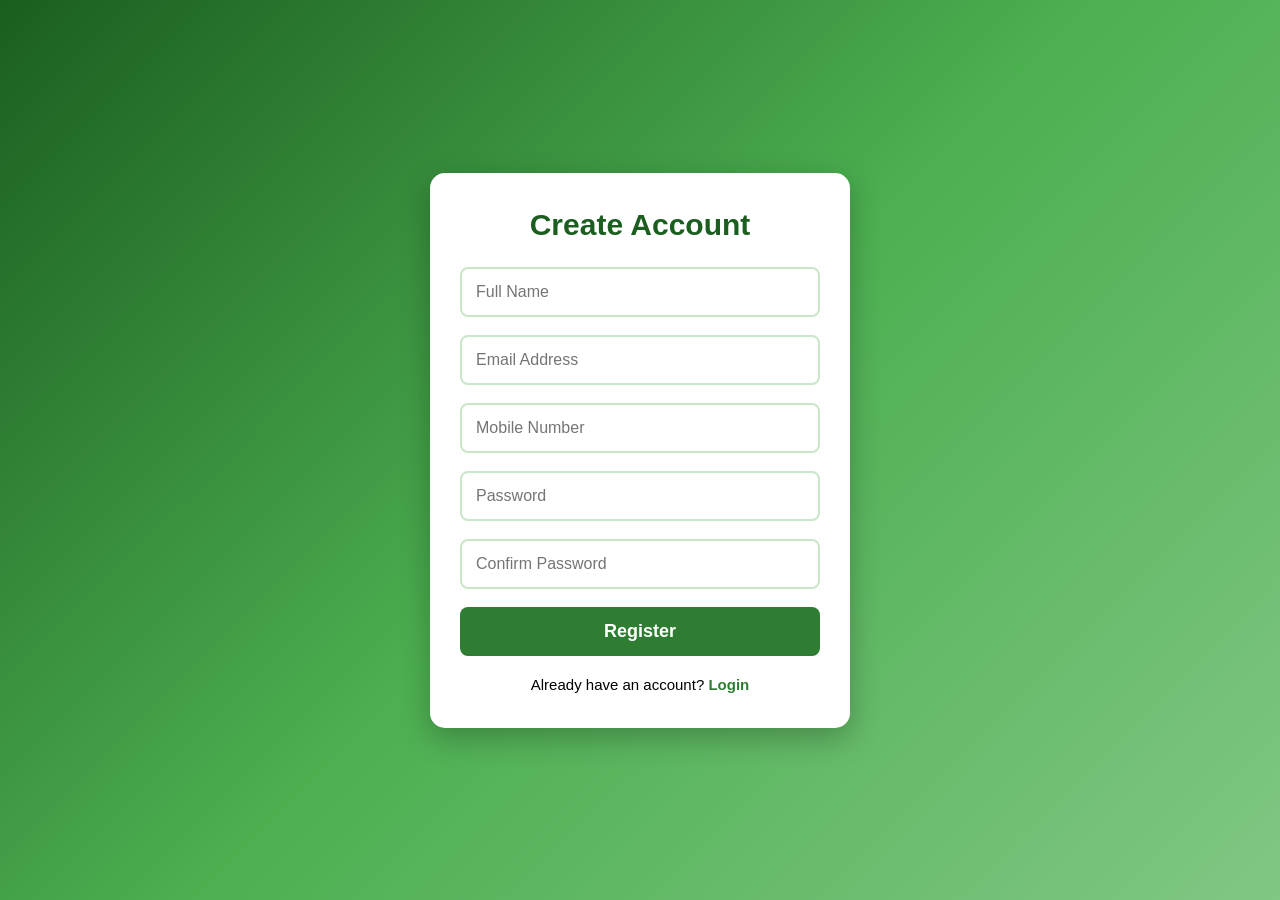
<file: index.html>
<!DOCTYPE html>
<html lang="en">
<head>
<meta charset="UTF-8">
<meta name="viewport" content="width=device-width, initial-scale=1.0">
<title>Green Market - Register</title>
<link rel="stylesheet" href="register.css">
</head>
<body>

<div class="container">
    <h2>Create Account</h2>

    <form id="registerForm">

        <input type="text" id="name" placeholder="Full Name" required>

        <input type="email" id="email" placeholder="Email Address" required>

        <input type="tel" id="mobile" placeholder="Mobile Number" maxlength="10" required>

        <input type="password" id="password" placeholder="Password" required>

        <input type="password" id="confirmPassword" placeholder="Confirm Password" required>

        <button type="submit">Register</button>

    </form>

    <p>
        Already have an account?
        <a href="login.html">Login</a>
    </p>

</div>

<script src="register.js"></script>

</body>
</html>
</file>
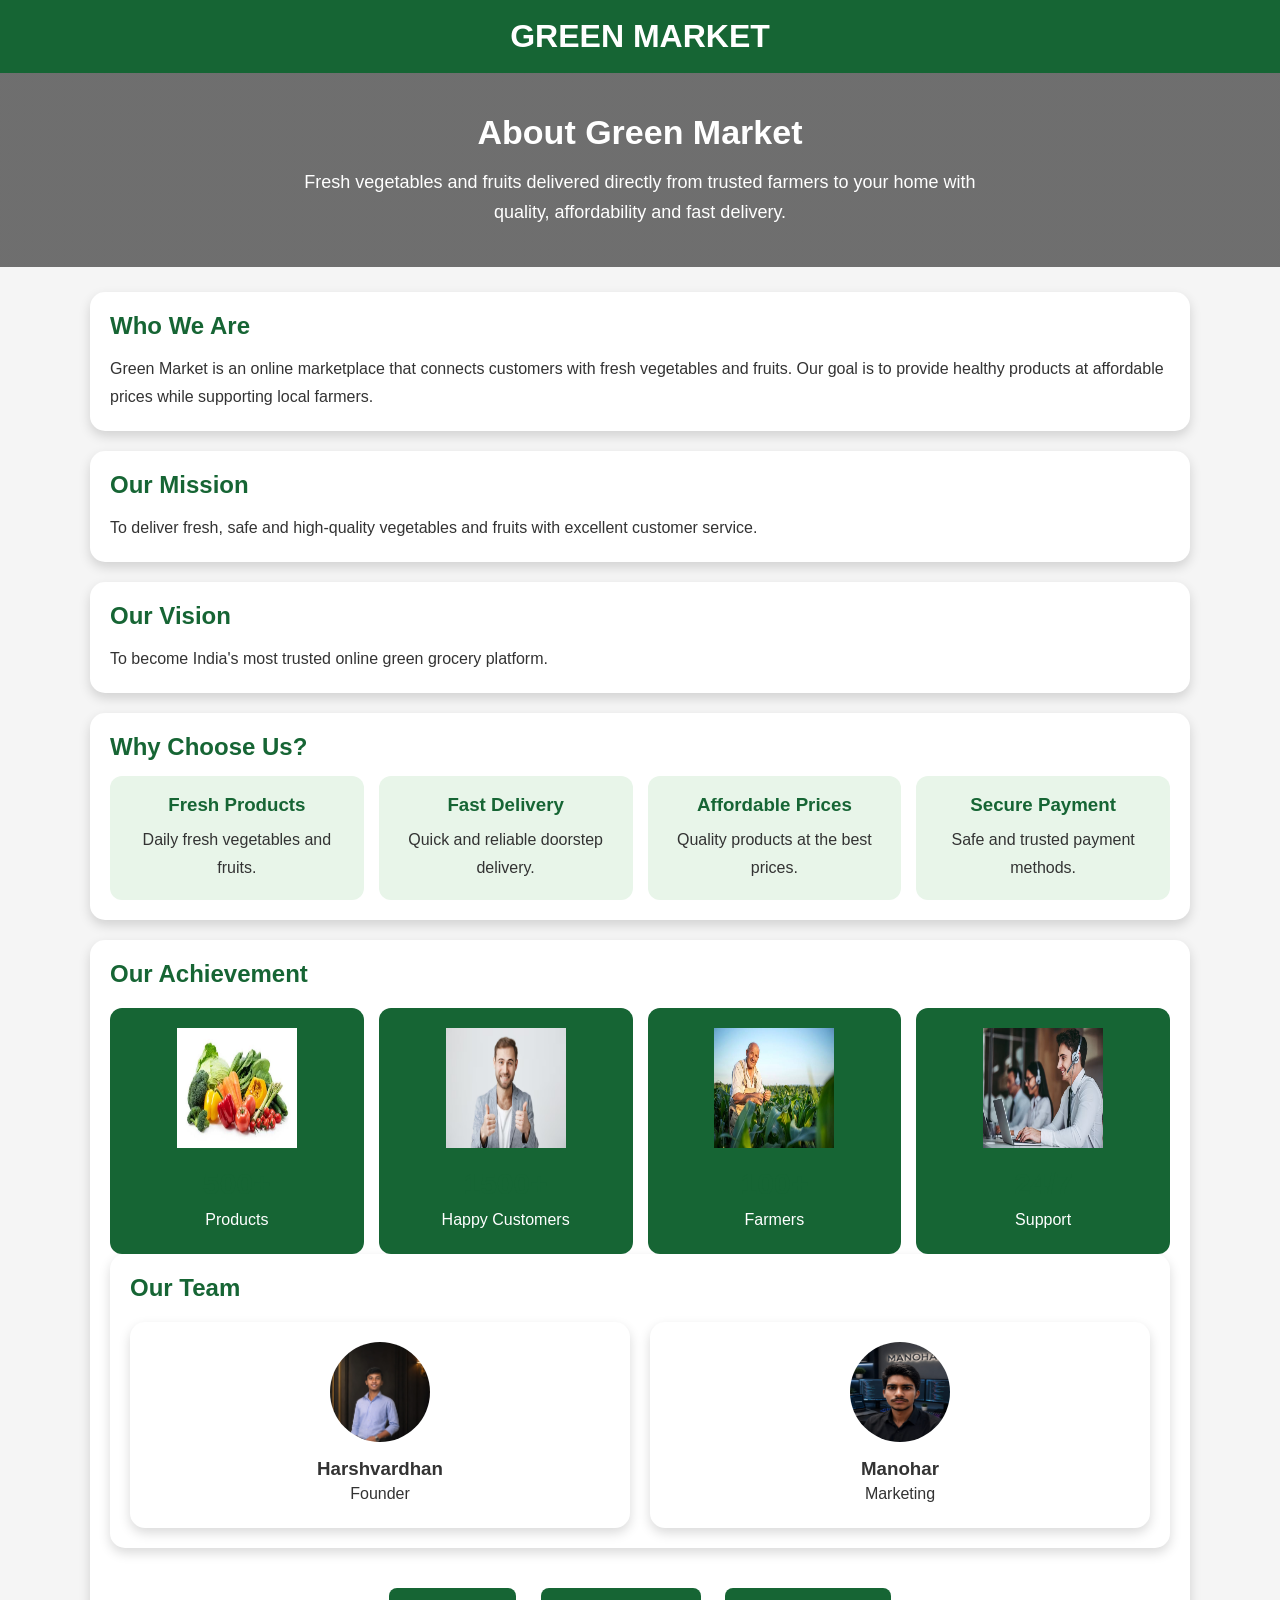
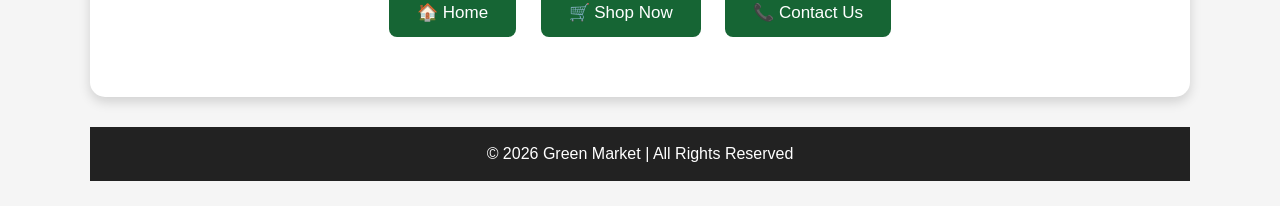
<file: about.html>
<!DOCTYPE html>
<html lang="en">
<head>
<meta charset="UTF-8">
<meta name="viewport" content="width=device-width, initial-scale=1.0">

<title>About | Green Market</title>

<style>

*{
margin:0;
padding:0;
box-sizing:border-box;
font-family:Arial,sans-serif;
}

body{
background:#f5f5f5;
color:#333;
}

header{
background:#166534;
color:white;
padding:18px;
text-align:center;
font-size:32px;
font-weight:bold;
}

.hero{
padding:40px 20px;
text-align:center;
background:linear-gradient(rgba(0,0,0,.55),rgba(0,0,0,.55)),url("https://images.unsplash.com/photo-1542838132-92c53300491e?auto=format&fit=crop&w=1200&q=80");
background-size:cover;
background-position:center;
color:white;
}

.hero h1{
font-size:34px;
margin-bottom:15px;
}

.hero p{
font-size:18px;
line-height:30px;
max-width:700px;
margin:auto;
}

.container{
width:90%;
max-width:1100px;
margin:auto;
padding:25px 0;
}

.card{
background:white;
padding:20px;
margin-bottom:20px;
border-radius:15px;
box-shadow:0 5px 12px rgba(0,0,0,.15);
}

.card h2{
color:#166534;
margin-bottom:15px;
}

.card p{
line-height:28px;
}

.features{
display:grid;
grid-template-columns:repeat(auto-fit,minmax(220px,1fr));
gap:15px;
margin-top:15px;
}

.feature{
background:#e8f5e9;
padding:18px;
border-radius:12px;
text-align:center;
}

.feature h3{
color:#166534;
margin-bottom:10px;
}

.team{
display:grid;
grid-template-columns:repeat(auto-fit,minmax(220px,1fr));
gap:20px;
margin-top:20px;
}

.member{
background:white;
padding:20px;
text-align:center;
border-radius:15px;
box-shadow:0 5px 12px rgba(0,0,0,.15);
}

.member img{
width:100px;
height:100px;
border-radius:50%;
margin-bottom:12px;
}

.stats{
display:grid;
grid-template-columns:repeat(auto-fit,minmax(150px,1fr));
gap:15px;
margin-top:20px;
}

.stat{
background:#166534;
color:white;
padding:20px;
border-radius:12px;
text-align:center;
}

.stat h2{
font-size:32px;
}

.buttons{
text-align:center;
margin:30px 0;
}

.btn{
display:inline-block;
margin:10px;
padding:14px 28px;
background:#166534;
color:white;
text-decoration:none;
border-radius:8px;
font-size:17px;
transition:.3s;
}

.btn:hover{
background:#0f5132;
}

footer{
background:#222;
color:white;
text-align:center;
padding:18px;
margin-top:30px;
}

@media(max-width:600px){

header{
font-size:25px;
}

.hero h1{
font-size:28px;
}

.hero p{
font-size:16px;
}

.btn{
display:block;
width:90%;
margin:12px auto;
}

}
.stat img{
    width:120px;
    height:120px;
    margin-bottom:10px;
}

.stat h2{
    margin:5px 0 5px;
    font-size:30px;
}

</style>
</head>

<body>

<header>
GREEN MARKET
</header>

<section class="hero">

<h1>About Green Market</h1>

<p>
Fresh vegetables and fruits delivered directly from trusted farmers to your home with quality, affordability and fast delivery.
</p>

</section>

<div class="container">

<div class="card">

<h2>Who We Are</h2>

<p>
Green Market is an online marketplace that connects customers with fresh vegetables and fruits. Our goal is to provide healthy products at affordable prices while supporting local farmers.
</p>

</div>

<div class="card">

<h2>Our Mission</h2>

<p>
To deliver fresh, safe and high-quality vegetables and fruits with excellent customer service.
</p>

</div>

<div class="card">

<h2>Our Vision</h2>

<p>
To become India's most trusted online green grocery platform.
</p>

</div>

<div class="card">

<h2>Why Choose Us?</h2>

<div class="features">

<div class="feature">
<h3>Fresh Products</h3>
<p>Daily fresh vegetables and fruits.</p>
</div>

<div class="feature">
<h3>Fast Delivery</h3>
<p>Quick and reliable doorstep delivery.</p>
</div>

<div class="feature">
<h3>Affordable Prices</h3>
<p>Quality products at the best prices.</p>
</div>

<div class="feature">
<h3>Secure Payment</h3>
<p>Safe and trusted payment methods.</p>
</div>

</div>

</div>

<div class="card">

<h2>Our Achievement</h2>

<div class="stats">

<div class="stat">
<img src="images/cart.png" alt="products">
<h2>500+</h2>
<p>Products</p>

</div>

<div class="stat">
    <img src="images/happy.png" alt="Customers">
    <h2>1500+</h2>
    <p>Happy Customers</p>
</div>

<div class="stat">
    <img src="images/farmer.png" alt="Farmers">
    <h2>100+</h2>
    <p>Farmers</p>
</div>

<div class="stat">
    <img src="images/customer.png" alt="Support">
    <h2>24/7</h2>
    <p>Support</p>
</div>

</div>

<div class="card">

<h2>Our Team</h2>

<div class="team">

<div class="member">

    <img src="images/founderhe.png" alt="Founder">

    <h3>Harshvardhan</h3>

    <p>Founder</p>

</div>

<div class="member">

    <img src="images/Developer.png" alt="Developer">

    <h3>Manohar</h3>

    <p>Marketing</p>

</div>


</div>

</div>

<div class="buttons">

<a href="home.html" class="btn">🏠 Home</a>

<a href="products.html" class="btn">🛒 Shop Now</a>

<a href="contact.html" class="btn">📞 Contact Us</a>

</div>

</div>

<footer>

© 2026 Green Market | All Rights Reserved

</footer>

</body>
</html>
</file>
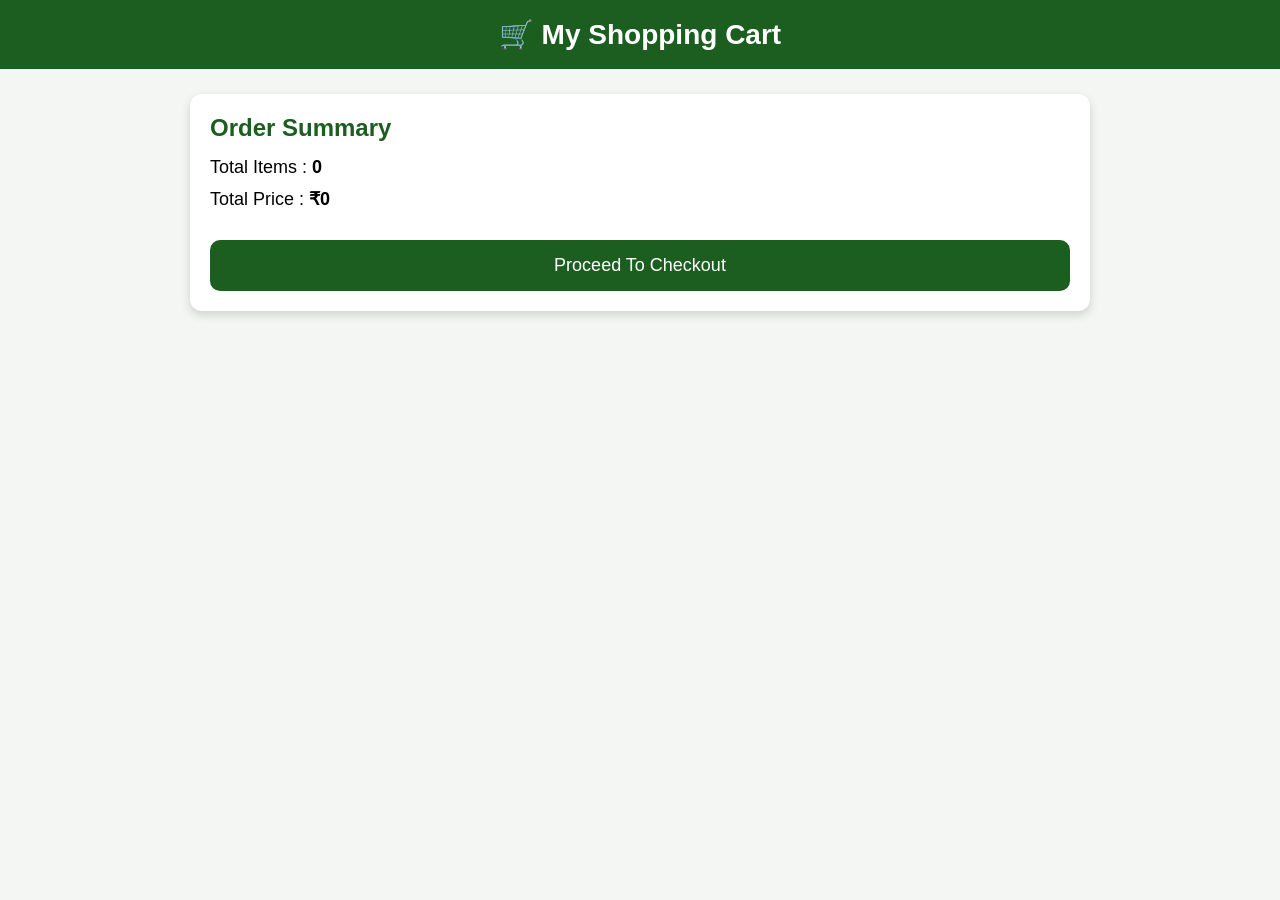
<file: cart.html>
<!DOCTYPE html>
<html lang="en">
<head>
<meta charset="UTF-8">
<meta name="viewport" content="width=device-width, initial-scale=1.0">
<title>Shopping Cart</title>

<style>

*{
margin:0;
padding:0;
box-sizing:border-box;
font-family:Arial,sans-serif;
}

body{
background:#f4f6f4;
}

header{
background:#1b5e20;
color:white;
padding:18px;
text-align:center;
font-size:28px;
font-weight:bold;
}

.container{
width:90%;
max-width:900px;
margin:25px auto;
}

.cart-item{

display:flex;
align-items:center;
justify-content:space-between;

background:white;

padding:15px;

margin-bottom:20px;

border-radius:12px;

box-shadow:0 4px 10px rgba(0,0,0,.15);

}

.cart-item img{

width:90px;

height:90px;

border-radius:10px;

object-fit:cover;

}

.details{

flex:1;

margin-left:20px;

}

.details h3{

color:#1b5e20;

margin-bottom:8px;

}

.price{

font-size:20px;

color:red;

font-weight:bold;

margin-bottom:10px;

}

.qty button{

width:30px;

height:30px;

border:none;

background:#2e7d32;

color:white;

border-radius:50%;

cursor:pointer;

}

.qty span{

margin:0 10px;

font-size:18px;

}

.remove{

background:red;

color:white;

border:none;

padding:10px 15px;

border-radius:8px;

cursor:pointer;

}

.summary{

background:white;

padding:20px;

border-radius:12px;

box-shadow:0 4px 10px rgba(0,0,0,.15);

}

.summary h2{

color:#1b5e20;

margin-bottom:15px;

}

.summary p{

font-size:18px;

margin:10px 0;

}

.checkout{

width:100%;

margin-top:20px;

padding:15px;

background:#1b5e20;

color:white;

border:none;

border-radius:10px;

font-size:18px;

cursor:pointer;

}

.checkout:hover{

background:#2e7d32;

}

</style>

</head>

<body>

<header>

🛒 My Shopping Cart

</header>

<div class="container">

<div id="cartItems"></div>

<div class="summary">

<h2>Order Summary</h2>

<p>Total Items : <b id="totalItems">0</b></p>

<p>Total Price : <b id="totalPrice">₹0</b></p>

<button class="checkout"
onclick="location.href='checkout.html'">
Proceed To Checkout
</button>

</div>

</div>
<script>

let cart = JSON.parse(localStorage.getItem("cart")) || [];

let cartItems = document.getElementById("cartItems");

let total = 0;

cart.forEach(item=>{

total += Number(item.price);

cartItems.innerHTML += `

<div class="cart-item">

<img src="${item.image}">

<div class="details">

<h3>${item.name}</h3>

<p class="price">₹${item.price}</p>

<div class="qty">

<span>Qty : ${item.qty}</span>

</div>

</div>

<button class="remove" onclick="removeItem('${item.name}')">
Remove
</button>

</div>

`;

});

document.getElementById("totalItems").innerHTML = cart.length;

document.getElementById("totalPrice").innerHTML = "₹" + total;

function removeItem(name){

cart = cart.filter(item=>item.name!==name);

localStorage.setItem("cart",JSON.stringify(cart));

location.reload();

}

</script>

</body>

</html>
</file>
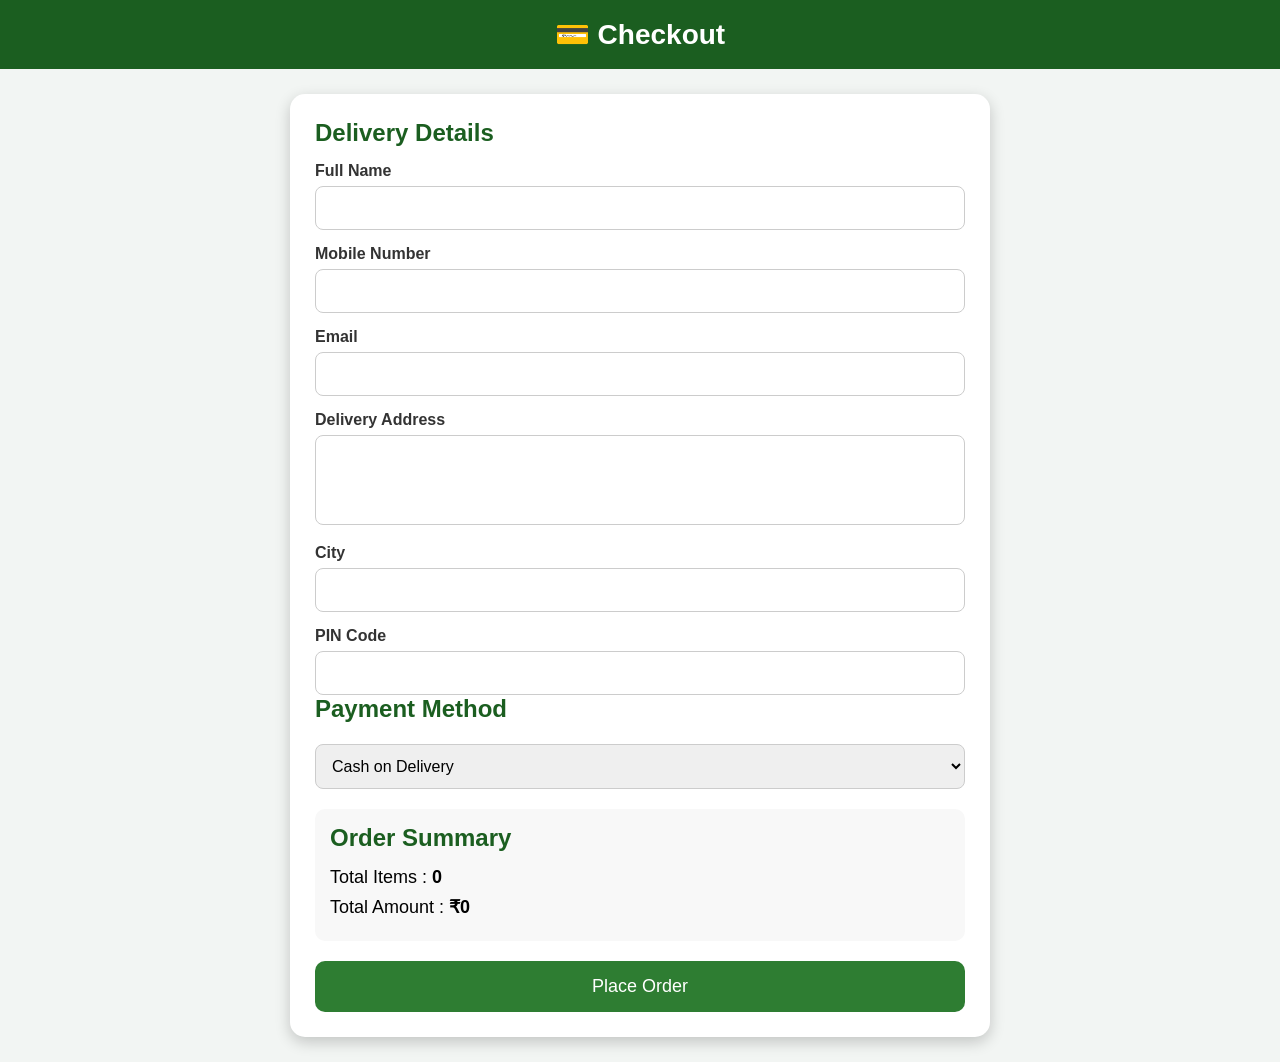
<file: checkout.html>
<!DOCTYPE html>
<html lang="en">
<head>
<meta charset="UTF-8">
<meta name="viewport" content="width=device-width, initial-scale=1.0">
<title>Green Market - Checkout</title>

<style>

*{
margin:0;
padding:0;
box-sizing:border-box;
font-family:Arial,sans-serif;
}

body{
background:#f2f5f3;
}

header{
background:#1b5e20;
color:white;
text-align:center;
padding:18px;
font-size:28px;
font-weight:bold;
}

.container{
width:90%;
max-width:700px;
margin:25px auto;
background:white;
padding:25px;
border-radius:15px;
box-shadow:0 5px 15px rgba(0,0,0,.2);
}

h2{
color:#1b5e20;
margin-bottom:15px;
}

label{
display:block;
margin-top:15px;
font-weight:bold;
color:#333;
}

input,
textarea,
select{
width:100%;
padding:12px;
margin-top:6px;
border:1px solid #ccc;
border-radius:8px;
font-size:16px;
}

textarea{
resize:none;
height:90px;
}

.summary{
background:#f8f8f8;
padding:15px;
border-radius:10px;
margin-top:20px;
}

.summary p{
font-size:18px;
margin:8px 0;
}

button{
width:100%;
margin-top:20px;
padding:15px;
background:#2e7d32;
color:white;
border:none;
border-radius:10px;
font-size:18px;
cursor:pointer;
transition:.3s;
}

button:hover{
background:#1b5e20;
}

</style>

</head>

<body>

<header>
💳 Checkout
</header>

<div class="container">

<h2>Delivery Details</h2>

<label>Full Name</label>
<input type="text" id="name" required>

<label>Mobile Number</label>
<input type="tel" id="mobile" maxlength="10" required>

<label>Email</label>
<input type="email" id="email">

<label>Delivery Address</label>
<textarea id="address"></textarea>

<label>City</label>
<input type="text" id="city">

<label>PIN Code</label>
<input type="number" id="pin">

<h2>Payment Method</h2>

<select id="payment">

<option>Cash on Delivery</option>
<option>UPI</option>
<option>Debit Card</option>
<option>Credit Card</option>

</select>

<div class="summary">

<h2>Order Summary</h2>

<p>Total Items : <b id="items">0</b></p>

<p>Total Amount : <b id="amount">₹0</b></p>

</div>

<button onclick="placeOrder()">

Place Order

</button>

</div>

<script>

let cart=JSON.parse(localStorage.getItem("cart")) || [];

let total=0;

cart.forEach(item=>{

total+=Number(item.price);

});

document.getElementById("items").innerHTML=cart.length;

document.getElementById("amount").innerHTML="₹"+total;

function placeOrder(){

let name=document.getElementById("name").value;
let mobile=document.getElementById("mobile").value;
let address=document.getElementById("address").value;

if(name=="" || mobile=="" || address==""){

alert("Please fill all required fields.");

return;

}

let orderId="GM"+Math.floor(Math.random()*1000000);

localStorage.setItem("orderId",orderId);

localStorage.removeItem("cart");

window.location.href="order_success.html";

}

</script>

</body>
</html>
</file>
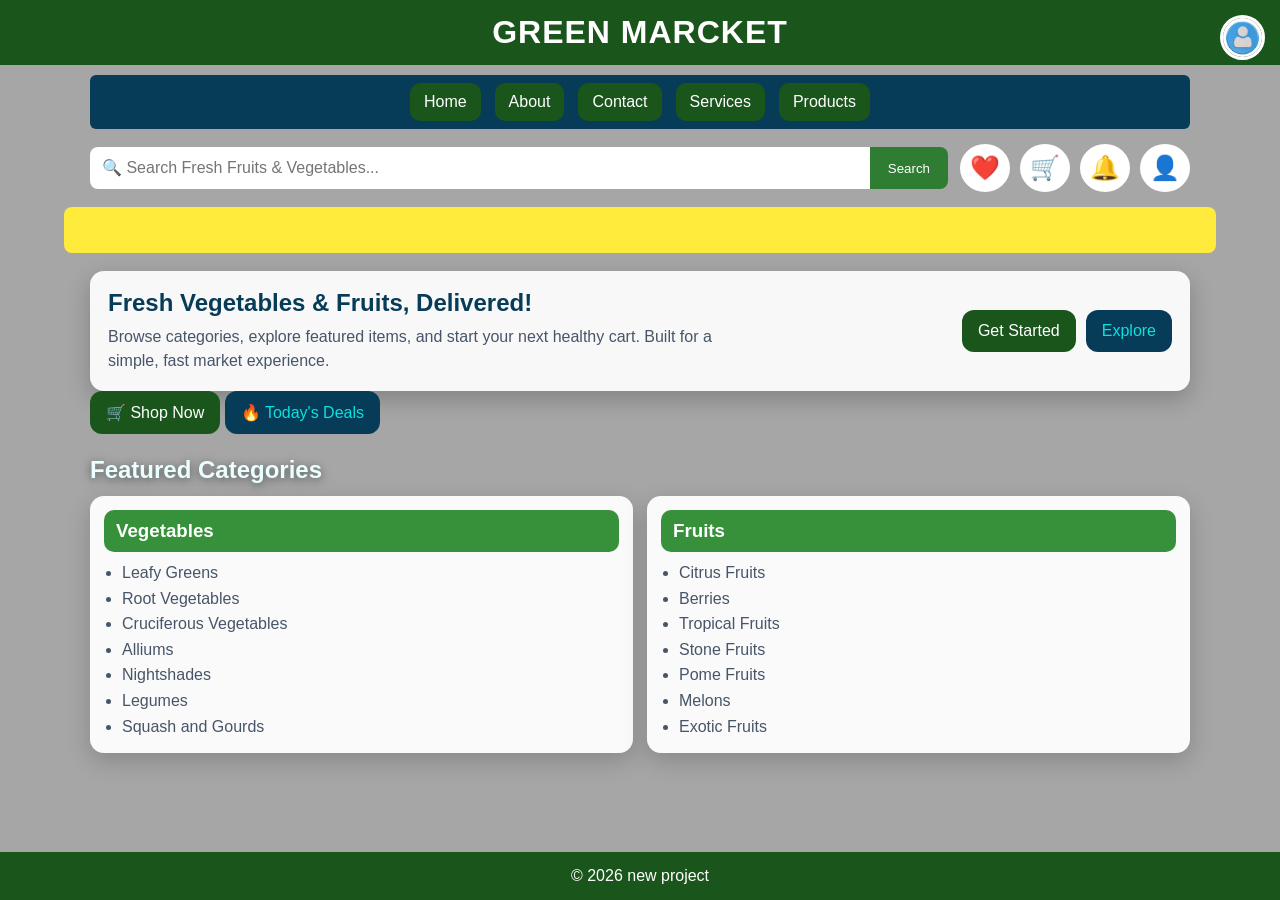
<file: home.html>
<!DOCTYPE html>
<html lang="en">
<head>
  <meta charset="UTF-8" />
  <meta name="viewport" content="width=device-width, initial-scale=1.0" />
  <title>GREEN MARCKET</title>
  <style>
    :root{
      --green:#1a551c;
      --green2:#063c57;
      --teal:#0be1dd;
      --card:#ffffff;
      --text:#0f172a;
      --muted:#475569;
    }

    *{ box-sizing: border-box; }

    body {
      font-family: Arial, Britannic Bold, sans-serif;
      margin: 0;
      padding: 0;
      color: var(--text);
      min-height: 100vh;
      background-image: url("https://img.magnific.com/free-photo/fresh-vegetables-fruit-market-stall_1101-2560.jpg?semt=ais_hybrid&w=740&q=80");
      background-size: cover;
      background-position: center;
      background-repeat: no-repeat;
    }

    /* overlay so text/cards remain readable */
    .page-overlay{
      min-height: 100vh;
      background: rgba(0,0,0,0.35);
      padding-bottom: 70px; /* space for footer */
    }

    header {
      background-color: var(--green);
      color: white;
      padding: 14px 10px;
      text-align: center;
    }

    header h1 {
      margin: 0;
      letter-spacing: 1px;
    }

    .header2 {
      background-color: var(--green2);
      color: var(--teal);
      padding: 8px 0;
      text-align: center;
      border-radius: 6px;
      margin: 10px auto 0;
      width: min(1100px, calc(100% - 24px));
    }

    .nav {
      display: flex;
      flex-wrap: wrap;
      justify-content: center;
      gap: 14px;
      padding: 0 12px;
    }

    .nav a {
      background-color: var(--green);
      color: white;
      text-decoration: none;
      padding: 10px 14px;
      border-radius: 10px;
      display: inline-flex;
      align-items: center;
      transition: 160ms ease;
      font-family: Britannic Bold, sans-serif;
      font-size: 16px;
    }

    .nav a:hover {
      background-color: #cdd6ce;
      color: #000;
      transform: translateY(-1px);
    }

    .container{
      width: min(1100px, calc(100% - 24px));
      margin: 18px auto 0;
    }

    .hero{
      background: rgba(255,255,255,0.92);
      border-radius: 14px;
      padding: 18px;
      box-shadow: 0 8px 24px rgba(0,0,0,0.22);
      display: grid;
      grid-template-columns: 1.2fr 0.8fr;
      gap: 14px;
      align-items: center;
    }

    .hero h2{
      margin: 0 0 8px;
      color: var(--green2);
    }

    .hero p{
      margin: 0;
      color: var(--muted);
      line-height: 1.5;
    }

    .hero-actions{
      display: flex;
      flex-wrap: wrap;
      gap: 10px;
      justify-content: flex-end;
    }

    .btn{
      border: none;
      cursor: pointer;
      border-radius: 12px;
      padding: 12px 16px;
      font-size: 16px;
      font-family: Britannic Bold, sans-serif;
      transition: 160ms ease;
    }

    .btn-primary{ background: var(--green); color: white; }
    .btn-primary:hover{ background:#cdd6ce; color:#000; transform: translateY(-1px); }

    .btn-secondary{ background: var(--green2); color: var(--teal); }
    .btn-secondary:hover{ background:#0b4f76; color:#eaffff; transform: translateY(-1px); }

    .section-title{
      margin: 22px 0 12px;
      color: #eaffff;
      text-shadow: 0 2px 10px rgba(0,0,0,0.5);
    }

    .cards{
      display: grid;
      grid-template-columns: repeat(2, minmax(0, 1fr));
      gap: 14px;
    }

    .card{
      background: rgba(255,255,255,0.95);
      border-radius: 14px;
      padding: 14px;
      box-shadow: 0 8px 24px rgba(0,0,0,0.18);
    }

    .card h3{
      margin: 0 0 8px;
      color: white;
      background: rgb(55,145,58);
      padding: 10px 12px;
      border-radius: 10px;
    }

    .card ul{
      margin: 0;
      padding-left: 18px;
      color: var(--muted);
      line-height: 1.6;
    }

    .product-grid{
      display: grid;
      grid-template-columns: repeat(3, minmax(0, 1fr));
      gap: 14px;
    }

    .product{
      background: rgba(255,255,255,0.95);
      border-radius: 14px;
      padding: 14px;
      box-shadow: 0 8px 24px rgba(0,0,0,0.18);
      display: flex;
      flex-direction: column;
      gap: 10px;
      min-height: 170px;
    }

    .thumb{
      height: 74px;
      border-radius: 12px;
      background: linear-gradient(135deg, rgba(26,85,28,0.85), rgba(6,60,87,0.85));
      display: flex;
      align-items: center;
      justify-content: center;
      color: white;
      font-weight: 700;
      letter-spacing: 0.4px;
    }

    .product .name{ font-weight: 700; color: var(--green2); }
    .product .desc{ color: var(--muted); margin-top: -6px; }

    .price-row{
      margin-top: auto;
      display: flex;
      justify-content: space-between;
      align-items: center;
      gap: 10px;
    }

    .price{
      background: rgba(26,85,28,0.12);
      color: var(--green);
      padding: 6px 10px;
      border-radius: 999px;
      font-weight: 700;
    }

    .small-btn{
      background: var(--green);
      color: white;
      border: none;
      border-radius: 10px;
      padding: 9px 12px;
      cursor: pointer;
      font-family: Britannic Bold, sans-serif;
    }

    .small-btn:hover{ background:#cdd6ce; color:#000; }

    footer {
      background-color: #1a551c;
      color: white;
      text-align: center;
      padding: 15px;
      position: fixed;
      bottom: 0;
      width: 100%;
    }

    @media (max-width: 900px){
      .hero{ grid-template-columns: 1fr; }
      .hero-actions{ justify-content: flex-start; }
      .product-grid{ grid-template-columns: repeat(2, minmax(0, 1fr)); }
    }

    @media (max-width: 600px){
.top-bar{
flex-direction:column;
}

.search-box{
width:100%;
}

.search-box input{
font-size:15px;
}

.search-box button{
padding:12px;
}

.nav{
gap:8px;
}

.nav a{
font-size:15px;
padding:10px;
}

.hero{
padding:15px;
}

.hero-actions{
justify-content:center;
}

.btn{
width:100%;
}

header h1{
font-size:34px;
}

.profile{
top:10px;
right:10px;
}
      .cards{ grid-template-columns: 1fr; }
      .product-grid{ grid-template-columns: 1fr; }
    }
.top-bar{
width:min(1100px,calc(100% - 20px));
margin:15px auto;
display:flex;
flex-wrap:wrap;
justify-content:space-between;
align-items:center;
gap:12px;
}
.search-box{
display:flex;
flex:1;
min-width:250px;
}

.search-box input{

flex:1;

padding:12px;

border-radius:8px 0 0 8px;

border:none;

font-size:16px;

}

.search-box button{

padding:12px 18px;

background:#2e7d32;

color:white;

border:none;

border-radius:0 8px 8px 0;

cursor:pointer;

}

.top-icons{
display:flex;
justify-content:center;
gap:10px;
flex-wrap:wrap;
}

.top-icons a{
font-size:24px;
text-decoration:none;
background:white;
padding:10px;
border-radius:50%;
}

.top-icons a:hover{

transform:scale(1.15);

background:#2e7d32;

}
marquee{
background:#ffeb3b;
padding:12px;
font-size:18px;
font-weight:bold;
color:#1b5e20;
border-radius:8px;
margin:15px auto;
width:90%;
display:block;
box-sizing:border-box;
text-align:center;
}
.profile{
position:absolute;
top:15px;
right:15px;
z-index:1000;
cursor:pointer;
}

#profileImage{

width:45px;

height:45px;

border-radius:50%;

object-fit:cover;

border:3px solid white;

transition:.3s;

}

#profileImage:hover{

transform:scale(1.08);

border-color:#90ee90;

}
.profile-menu{

display:none;

position:absolute;

right:0;

top:60px;

width:220px;

background:white;

border-radius:12px;

box-shadow:0 8px 20px rgba(0,0,0,.25);

overflow:hidden;

z-index:1000;

}

.profile-menu h3{

padding:15px;

background:#2e7d32;

color:white;

margin:0;

text-align:center;

}

.profile-menu a{

display:block;

padding:12px 15px;

text-decoration:none;

color:#333;

border-bottom:1px solid #eee;

}

.profile-menu a:hover{

background:#e8f5e9;

color:#1b5e20;

}
  </style>

</head>
<body>
  <div class="page-overlay">
    <header>
      <h1>GREEN MARCKET</h1>
    </header>


    <div class="header2">
      <nav class="nav" aria-label="Primary">
        <a href="home.html">Home</a>
        <a href="about.html">About</a>
       
        <a href="contact.html">Contact</a>
        <a href="services.html">Services</a>
        <a href="products.html">Products</a>
      </nav>
    </div>
<div class="profile">

<img src="images/user_prof.png" id="profileImage">

<div class="profile-menu" id="profileMenu">

<h3 id="profileName">Guest</h3>

<a href="#">👤 My Profile</a>

<a href="#">📦 My Orders</a>

<a href="wishlist.html">❤️ Wishlist</a>

<a href="#">⚙️ Settings</a>

<a href="#" onclick="logout()">🚪 Logout</a>

</div>

</div>
<div class="top-bar">

<div class="search-box">

<input type="text" placeholder="🔍 Search Fresh Fruits & Vegetables...">

<button>Search</button>

</div>

<div class="top-icons">

<a href="wishlist.html">❤️</a>

<a href="cart.html">🛒</a>

<a href="#">🔔</a>

<a href="#">👤</a>

</div>

</div>
<marquee
behavior="scroll"
direction="left">

🎉 Free Delivery Above ₹499 |
🥬 Fresh Organic Vegetables |
🍎 Flat 20% OFF Today |
🚚 Same Day Delivery

</marquee>
    <main class="container">
      <section class="hero" aria-label="Welcome">
        <div>
          <h2>Fresh Vegetables & Fruits, Delivered!</h2>
          <p>
            Browse categories, explore featured items, and start your next healthy cart.
            Built for a simple, fast market experience.
          </p>
        </div>
        <div class="hero-actions">
          <button class="btn btn-primary" onclick="alert('Welcome to GREEN MARCKET!')">Get Started</button>
        <button
class="btn btn-secondary"
onclick="location.href='location.html'">

Explore

</button>
        </div>
      </section>
<button class="btn btn-primary">

🛒 Shop Now

</button>

<button class="btn btn-secondary">

🔥 Today's Deals

</button>
      <h2 class="section-title">Featured Categories</h2>
      <section class="cards" aria-label="Vegetables and Fruits">
        <div class="card">
          <h3>Vegetables</h3>
          <ul>
            <li>Leafy Greens</li>
            <li>Root Vegetables</li>
            <li>Cruciferous Vegetables</li>
            <li>Alliums</li>
            <li>Nightshades</li>
            <li>Legumes</li>
            <li>Squash and Gourds</li>
          </ul>
        </div>
        <div class="card">
          <h3>Fruits</h3>
          <ul>
            <li>Citrus Fruits</li>
            <li>Berries</li>
            <li>Tropical Fruits</li>
            <li>Stone Fruits</li>
            <li>Pome Fruits</li>
            <li>Melons</li>
            <li>Exotic Fruits</li>
          </ul>
        </div>
      </section>
</div>
</main>
      <footer>&copy 2026 new project </footer>

<script>

const profile=document.querySelector(".profile");
const menu=document.getElementById("profileMenu");

profile.onclick=function(e){

e.stopPropagation();

menu.style.display=
menu.style.display==="block" ? "none" : "block";

}

document.onclick=function(){

menu.style.display="none";

}

// Username

let user=localStorage.getItem("userName");

if(user){

document.getElementById("profileName").innerHTML=user;

}
function logout(){

    localStorage.removeItem("userName");

    window.location.href="login.html";

}

</script>
</body>
</html>
</file>
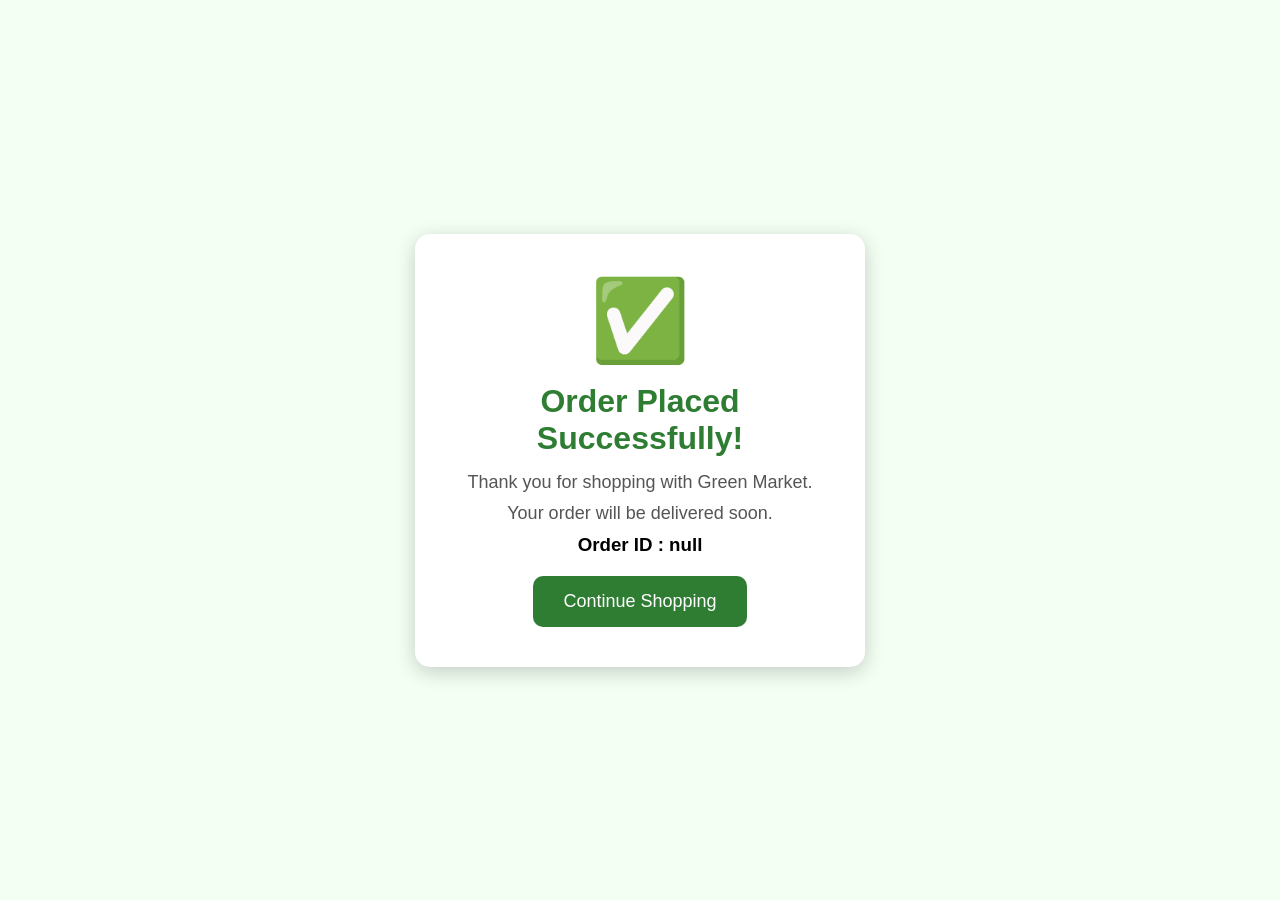
<file: order_success.html>
<!DOCTYPE html>
<html lang="en">
<head>
<meta charset="UTF-8">
<meta name="viewport" content="width=device-width, initial-scale=1.0">
<title>Order Successful</title>

<style>

*{
margin:0;
padding:0;
box-sizing:border-box;
font-family:Arial,sans-serif;
}

body{

display:flex;
justify-content:center;
align-items:center;
height:100vh;
background:#f4fff4;

}

.card{

background:white;
padding:40px;
border-radius:15px;
box-shadow:0 5px 20px rgba(0,0,0,.2);
text-align:center;
max-width:450px;

}

.icon{

font-size:80px;

}

h1{

color:#2e7d32;
margin:15px 0;

}

p{

font-size:18px;
color:#555;
margin:10px 0;

}

button{

margin-top:20px;
padding:15px 30px;
background:#2e7d32;
color:white;
border:none;
border-radius:10px;
cursor:pointer;
font-size:18px;

}

button:hover{

background:#1b5e20;

}

</style>

</head>

<body>

<div class="card">

<div class="icon">✅</div>

<h1>Order Placed Successfully!</h1>

<p>Thank you for shopping with Green Market.</p>

<p>Your order will be delivered soon.</p>

<h3 id="orderId"></h3>

<button onclick="window.location.href='products.html'">

Continue Shopping

</button>

</div>

<script>

let orderId=localStorage.getItem("orderId");

document.getElementById("orderId").innerHTML="Order ID : "+orderId;

</script>

</body>
</html>
</file>
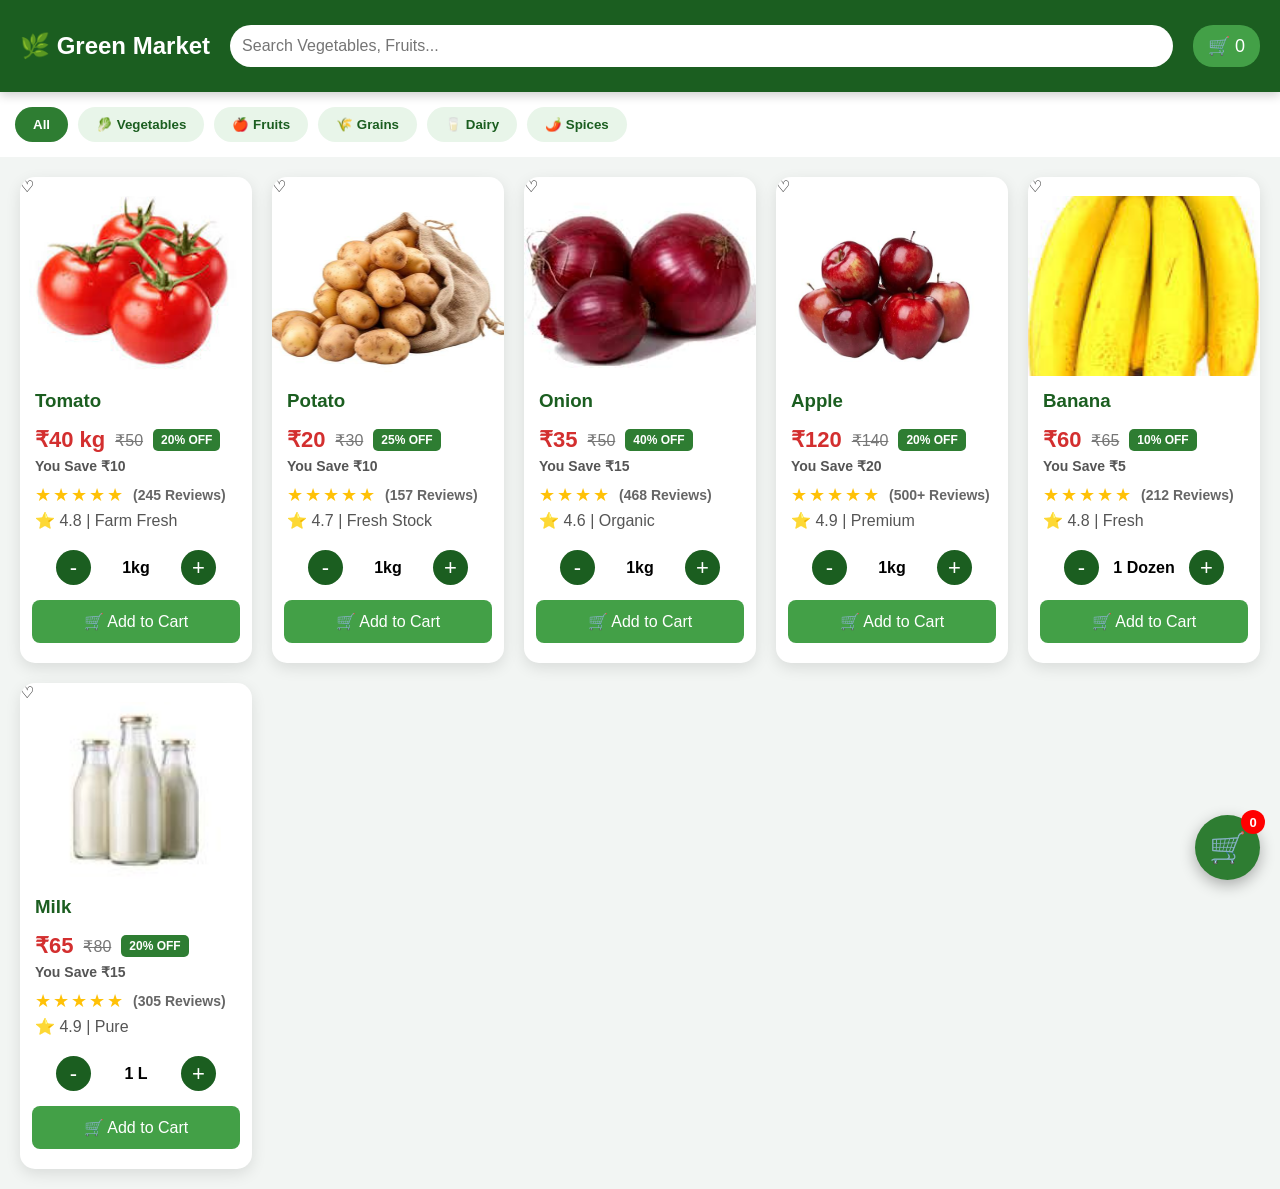
<file: products.html>
<!DOCTYPE html>
<html lang="en">
<head>
<meta charset="UTF-8">
<meta name="viewport" content="width=device-width, initial-scale=1.0">
<title>Green Market - Products</title>

<link rel="stylesheet" href="style.css">
</head>

<body>

<!-- Header -->

<header>

<div class="logo">
🌿 Green Market
</div>

<div class="search-box">
<input type="text"
id="search"
placeholder="Search Vegetables, Fruits...">
</div>

<div class="cart">
🛒 <span id="cartCount">0</span>
</div>

</header>

<!-- Categories -->

<section class="categories">

<button class="active">All</button>
<button>🥬 Vegetables</button>
<button>🍎 Fruits</button>
<button>🌾 Grains</button>
<button>🥛 Dairy</button>
<button>🌶️ Spices</button>

</section>

<!-- Products -->

<section class="products">

<div class="card">

<div class="wishlist">♡</div>

<img src="images/tomato.png">

<h3>Tomato</h3>
<div class="price-box">

<span class="offer-price">₹40 kg</span>

<span class="mrp">₹50</span>

<span class="discount">20% OFF</span>

</div>

<p class="save">You Save ₹10</p>
<div class="rating">

<span class="stars">★★★★★</span>

<span class="review">(245 Reviews)</span>

</div>
<p>⭐ 4.8 | Farm Fresh</p>

<div class="qty">

<button>-</button>

<span>1kg</span>

<button>+</button>

</div>

<button class="cartBtn"
data-name="Tomato"
data-price="40"
data-image="images/tomato.png">

🛒 Add to Cart

</button>
</div>

<div class="card">

<div class="wishlist">♡</div>
<img src="images/potato.png">

<h3>Potato</h3>

<div class="price-box">

<span class="offer-price">₹20</span>

<span class="mrp">₹30</span>

<span class="discount">25% OFF</span>

</div>

<p class="save">You Save ₹10</p>
<div class="rating">

<span class="stars">★★★★★</span>

<span class="review">(157 Reviews)</span>

</div>
<p>⭐ 4.7 | Fresh Stock</p>

<div class="qty">

<button>-</button>

<span>1kg</span>

<button>+</button>

</div>

<button class="cartBtn"
data-name="Potato"
data-price="20"
data-image="images/potato.png">

🛒 Add to Cart

</button>

</div>

<div class="card">
<div class="badge best">New Arrival</div>
<div class="wishlist">♡</div>
<img src="images/oniun.png">

<h3>Onion</h3>
<div class="price-box">

<span class="offer-price">₹35</span>

<span class="mrp">₹50</span>

<span class="discount">40% OFF</span>

</div>

<p class="save">You Save ₹15</p>
<div class="rating">

<span class="stars">★★★★</span>

<span class="review">(468 Reviews)</span>

</div>
<p>⭐ 4.6 | Organic</p>

<div class="qty">

<button>-</button>

<span>1kg</span>

<button>+</button>

</div>

<button class="cartBtn"
data-name="Onion"
data-price="35"
data-image="images/onion.png">

🛒 Add to Cart

</button>
</div>

<div class="card">
<div class="badge best">Best Seller</div>
<div class="wishlist">♡</div>
<img src="images/apple.png">

<h3>Apple</h3>
<div class="price-box">

<span class="offer-price">₹120</span>

<span class="mrp">₹140</span>

<span class="discount">20% OFF</span>

</div>

<p class="save">You Save ₹20</p>
<div class="rating">

<span class="stars">★★★★★</span>

<span class="review">(500+ Reviews)</span>

</div>
<p>⭐ 4.9 | Premium</p>

<div class="qty">

<button>-</button>

<span>1kg</span>

<button>+</button>

</div>

<button class="cartBtn"
data-name="Apple"
data-price="120"
data-image="images/apple.png">

🛒 Add to Cart

</button>
</div>

<div class="card">
<div class="badge best">Best Seller</div>
<div class="wishlist">♡</div>
<img src="images/banana.png">

<h3>Banana</h3>

<div class="price-box">

<span class="offer-price">₹60</span>

<span class="mrp">₹65</span>

<span class="discount">10% OFF</span>

</div>

<p class="save">You Save ₹5</p>
<div class="rating">

<span class="stars">★★★★★</span>

<span class="review">(212 Reviews)</span>

</div>
<p>⭐ 4.8 | Fresh</p>

<div class="qty-dozen">

<button>-</button>

<span>1 Dozen</span>

<button>+</button>

</div>

<button class="cartBtn"
data-name="Banana"
data-price="60"
data-image="images/banana.png">

🛒 Add to Cart

</button>
</div>

<div class="card">
<div class="badge best">Best Seller</div>
<div class="wishlist">♡</div>
<img src="images/milk.png">

<h3>Milk</h3>
<div class="price-box">
<span class="offer-price">₹65</span>
<span class="mrp">₹80</span>
<span class="discount">20% OFF</span>
</div>
<p class="save">You Save ₹15</p>
<div class="rating">
<span class="stars">★★★★★</span>
<span class="review">(305 Reviews)</span>
</div>
<p>⭐ 4.9 | Pure</p>
<div class="qty-litre">
<button>-</button>
<span>1 L</span>
<button>+</button>
</div>
<button class="cartBtn"
data-name="Milk"
data-price="65"
data-image="images/milk.png">
🛒 Add to Cart
</button>
</div>






</section>
<script src="script.js"></script>
<a href="cart.html" class="floating-cart">
🛒
<span id="floatingCount">0</span>
</a>

</body>
</html>
</file>
<file: register.css>
*{
    margin:0;
    padding:0;
    box-sizing:border-box;
    font-family:Arial, Helvetica, sans-serif;
}

body{
    min-height:100vh;
    display:flex;
    justify-content:center;
    align-items:center;
    background:linear-gradient(135deg,#1b5e20,#4caf50,#81c784);
    padding:20px;
}

.container{
    width:100%;
    max-width:420px;
    background:#fff;
    padding:35px 30px;
    border-radius:15px;
    box-shadow:0 10px 30px rgba(0,0,0,0.25);
}

.container h2{
    text-align:center;
    color:#1b5e20;
    margin-bottom:25px;
    font-size:30px;
}

form input{
    width:100%;
    padding:14px;
    margin-bottom:18px;
    border:2px solid #c8e6c9;
    border-radius:8px;
    font-size:16px;
    outline:none;
    transition:0.3s;
}

form input:focus{
    border-color:#2e7d32;
    box-shadow:0 0 8px rgba(46,125,50,.3);
}

button{
    width:100%;
    padding:14px;
    border:none;
    border-radius:8px;
    background:#2e7d32;
    color:#fff;
    font-size:18px;
    font-weight:bold;
    cursor:pointer;
    transition:.3s;
}

button:hover{
    background:#1b5e20;
    transform:translateY(-2px);
}

.container p{
    text-align:center;
    margin-top:20px;
    font-size:15px;
}

.container a{
    color:#2e7d32;
    text-decoration:none;
    font-weight:bold;
}

.container a:hover{
    text-decoration:underline;
}

@media(max-width:480px){

.container{
    padding:25px 20px;
}

.container h2{
    font-size:26px;
}

form input,
button{
    font-size:15px;
    padding:12px;
}

}
</file>
<file: style.css>
*{
    margin:0;
    padding:0;
    box-sizing:border-box;
    font-family:Arial, sans-serif;
}

body{
    background:#f2f5f3;
}

/* Header */

header{
    position:sticky;
    top:0;
    display:flex;
    justify-content:space-between;
    align-items:center;
    background:#1b5e20;
    color:white;
    padding:15px 20px;
    flex-wrap:wrap;
    z-index:1000;
    box-shadow:0 3px 10px rgba(0,0,0,.2);
}

.logo{
    font-size:24px;
    font-weight:bold;
}

.search-box{
    flex:1;
    margin:10px 20px;
}

.search-box input{
    width:100%;
    padding:12px;
    border:none;
    border-radius:25px;
    outline:none;
    font-size:16px;
}

.cart{
    background:#43a047;
    padding:10px 15px;
    border-radius:20px;
    font-size:18px;
    cursor:pointer;
}

/* Categories */

.categories{
    display:flex;
    overflow-x:auto;
    gap:10px;
    padding:15px;
    background:white;
}

.categories button{
    border:none;
    background:#e8f5e9;
    color:#1b5e20;
    padding:10px 18px;
    border-radius:25px;
    cursor:pointer;
    white-space:nowrap;
    font-weight:bold;
    transition:.3s;
}

.categories button:hover,
.categories .active{
    background:#2e7d32;
    color:white;
}

/* Products */

.products{
    display:grid;
    grid-template-columns:repeat(auto-fit,minmax(220px,1fr));
    gap:20px;
    padding:20px;
}

.card{
    background:white;
    border-radius:15px;
    overflow:hidden;
    box-shadow:0 5px 15px rgba(0,0,0,.1);
    transition:.3s;
}

.card:hover{
    transform:translateY(-5px);
}

.card img{
    width:100%;
    height:180px;
    object-fit:cover;
}

.card h3{
    padding:10px 15px 5px;
    color:#1b5e20;
}

.price{
    padding:0 15px;
    color:#e53935;
    font-size:20px;
    font-weight:bold;
}

.card p{
    padding:5px 15px;
    color:#555;
}

/* Quantity */

.qty{
    display:flex;
    justify-content:center;
    align-items:center;
    gap:15px;
    margin:15px;
}

.qty button{
    width:35px;
    height:35px;
    border:none;
    border-radius:50%;
    background:#2e7d32;
    color:white;
    font-size:20px;
    cursor:pointer;
}
.qty,
.qty-dozen,
.qty-litre,
.qty-piece{
    display:flex;
    align-items:center;
    justify-content:center;
    gap:10px;
    margin:15px 0;
}

.qty button,
.qty-dozen button,
.qty-litre button,
.qty-piece button{
    width:35px;
    height:35px;
    border:none;
    border-radius:50%;
    background:#1b5e20;
    color:white;
    font-size:22px;
    cursor:pointer;
}

.qty span,
.qty-dozen span,
.qty-litre span,
.qty-piece span{
    min-width:70px;
    text-align:center;
    font-weight:bold;
}

/* Add to Cart */

.cartBtn{
    width:90%;
    margin:15px auto 20px;
    display:block;
    border:none;
    background:#43a047;
    color:white;
    padding:12px;
    border-radius:8px;
    font-size:16px;
    cursor:pointer;
    transition:.3s;
}

.cartBtn:hover{
    background:#1b5e20;
}

/* Mobile */

@media(max-width:768px){

header{
    flex-direction:column;
}

.search-box{
    width:100%;
    margin:15px 0;
}

.logo{
    margin-bottom:10px;
}
.card{
    position:relative;
}

.wishlist{
    position:absolute;
    top:12px;
    right:12px;
    width:40px;
    height:40px;
    background:white;
    border-radius:50%;
    display:flex;
    justify-content:center;
    align-items:center;
    font-size:24px;
    cursor:pointer;
    box-shadow:0 2px 8px rgba(0,0,0,.2);
    transition:.3s;
}

.wishlist:hover{
    transform:scale(1.1);
}

.wishlist.active{
    color:red;
}
}
.badge{
    position:absolute;
    top:12px;
    left:12px;
    color:white;
    font-size:13px;
    font-weight:bold;
    padding:6px 10px;
    border-radius:20px;
    z-index:5;
    box-shadow:0 2px 8px rgba(0,0,0,.2);
}

.best{
    background:#ff9800;
}

.new{
    background:#28a745;
}
/* Product Rating */

.rating{
    display:flex;
    align-items:center;
    gap:8px;
    padding:0 15px;
    margin-top:5px;
}

.stars{
    color:#ffc107;
    font-size:18px;
    letter-spacing:2px;
}

.review{
    color:#666;
    font-size:14px;
    font-weight:bold;
}
/* Price Section */

.price-box{
    display:flex;
    align-items:center;
    gap:10px;
    padding:0 15px;
    margin-top:10px;
}

.offer-price{
    color:#d32f2f;
    font-size:22px;
    font-weight:bold;
}

.mrp{
    color:#777;
    text-decoration:line-through;
    font-size:16px;
}

.discount{
    background:#2e7d32;
    color:white;
    padding:4px 8px;
    border-radius:5px;
    font-size:12px;
    font-weight:bold;
}

.save{
    color:#2e7d32;
    font-size:14px;
    font-weight:bold;
    padding:5px 15px;
}
/* Floating Cart */

.floating-cart{

position:fixed;

bottom:20px;

right:20px;

width:65px;

height:65px;

background:#2e7d32;

color:white;

border-radius:50%;

display:flex;

justify-content:center;

align-items:center;

font-size:30px;

text-decoration:none;

box-shadow:0 5px 15px rgba(0,0,0,.3);

z-index:999;

transition:.3s;

}

.floating-cart:hover{

transform:scale(1.1);

background:#1b5e20;

}

.floating-cart span{

position:absolute;

top:-5px;

right:-5px;

background:red;

color:white;

width:24px;

height:24px;

border-radius:50%;

display:flex;

justify-content:center;

align-items:center;

font-size:13px;

font-weight:bold;

}
</file>
